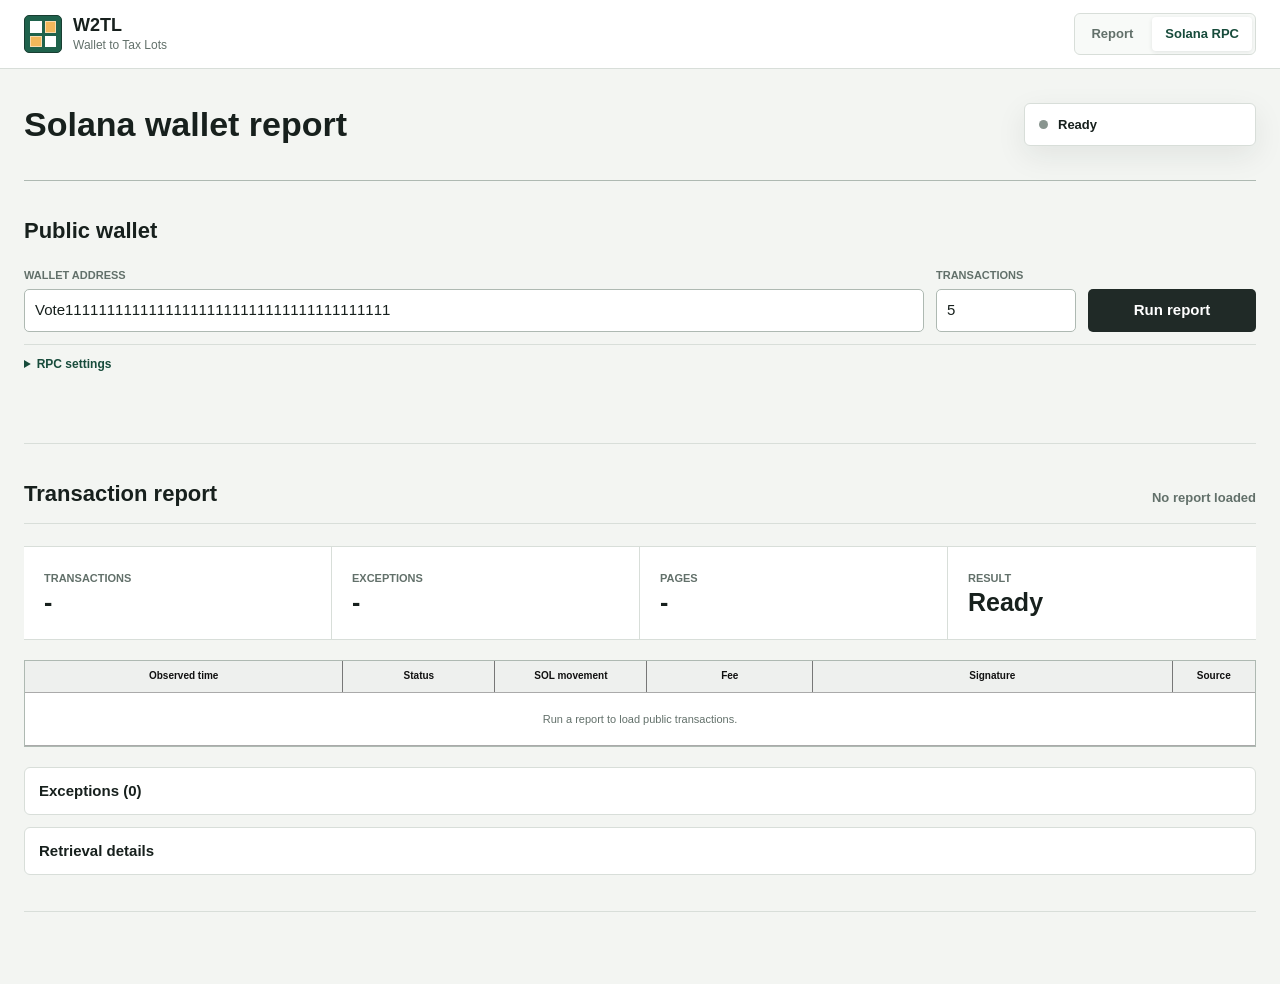
<file: frontend/solana.html>
<!doctype html>
<html lang="en">
  <head>
    <meta charset="utf-8">
    <meta name="viewport" content="width=device-width, initial-scale=1">
    <meta name="description" content="Public Solana wallet report">
    <title>W2TL | Solana Report</title>
    <link rel="icon" href="./favicon.svg" type="image/svg+xml">
    <link rel="stylesheet" href="./styles.css">
    <script src="./solana.js" defer></script>
  </head>
  <body>
    <a class="skip-link" href="#main-content">Skip to main content</a>

    <header class="topbar">
      <div class="topbar-inner">
        <a class="brand" href="./index.html" aria-label="W2TL home">
          <span class="brand-mark" aria-hidden="true">
            <span></span><span></span><span></span><span></span>
          </span>
          <span class="brand-copy">
            <strong>W2TL</strong>
            <span>Wallet to Tax Lots</span>
          </span>
        </a>
        <nav class="source-navigation" aria-label="Report sections">
          <a href="./index.html">Report</a>
          <a href="./solana.html" aria-current="page">Solana RPC</a>
        </nav>
      </div>
    </header>

    <main id="main-content">
      <section class="page-heading" aria-labelledby="page-title">
        <h1 id="page-title">Solana wallet report</h1>
        <div class="run-state" id="solana-state" data-tone="neutral">
          <span aria-hidden="true"></span>
          <strong>Ready</strong>
        </div>
      </section>

      <section class="rpc-section" aria-labelledby="rpc-title">
        <div class="section-heading">
          <h2 id="rpc-title">Public wallet</h2>
        </div>
        <form class="rpc-form" id="solana-form">
          <label>
            <span>Wallet address</span>
            <input
              id="solana-wallet"
              name="walletAddress"
              type="text"
              autocomplete="off"
              spellcheck="false"
              value="Vote111111111111111111111111111111111111111"
              required
            >
          </label>
          <label>
            <span>Transactions</span>
            <input id="solana-page-limit" name="pageLimit" type="number" min="1" max="20" value="5" required>
          </label>
          <button class="button button-secondary" id="solana-load" type="submit">
            Run report
          </button>
          <details class="advanced-control">
            <summary>RPC settings</summary>
            <label>
              <span>Endpoint</span>
              <input
                id="solana-endpoint"
                name="endpoint"
                type="url"
                value="https://api.mainnet-beta.solana.com"
                required
              >
            </label>
          </details>
        </form>
        <p class="status-message" id="solana-status" role="status" aria-live="polite"></p>
      </section>

      <section class="processing-section solana-output" id="solana-output" aria-labelledby="result-title">
        <div class="section-heading section-heading-rule">
          <h2 id="result-title">Transaction report</h2>
          <p class="section-meta" id="solana-report-meta">No report loaded</p>
        </div>
        <div class="metrics" id="solana-metrics">
          <div class="metric"><span>Transactions</span><strong>-</strong></div>
          <div class="metric"><span>Exceptions</span><strong>-</strong></div>
          <div class="metric"><span>Pages</span><strong>-</strong></div>
          <div class="metric"><span>Result</span><strong>Ready</strong></div>
        </div>

        <div class="solana-report table-scroll">
          <table class="report-table observation-table">
            <thead>
              <tr>
                <th scope="col">Observed time</th>
                <th scope="col">Status</th>
                <th scope="col">SOL movement</th>
                <th scope="col">Fee</th>
                <th scope="col">Signature</th>
                <th scope="col">Source</th>
              </tr>
            </thead>
            <tbody id="solana-rows">
              <tr class="empty-row"><td colspan="6">Run a report to load public transactions.</td></tr>
            </tbody>
          </table>
        </div>

        <details class="folded-panel exception-worklist" id="solana-exceptions">
          <summary id="solana-exception-summary">Exceptions (0)</summary>
          <div class="exception-list" id="solana-issues">
            <p class="empty-message">No exceptions.</p>
          </div>
        </details>

        <details class="folded-panel" id="solana-provenance">
          <summary>Retrieval details</summary>
          <dl class="contract-facts" id="solana-provenance-facts"></dl>
        </details>
      </section>
    </main>
  </body>
</html>
</file>
<file: frontend/styles.css>
:root {
  color-scheme: light;
  --ink: #17201d;
  --muted: #62706a;
  --canvas: #f3f5f2;
  --surface: #ffffff;
  --line: #d8ded9;
  --line-strong: #aeb9b2;
  --green: #1f624c;
  --green-dark: #174b3b;
  --green-soft: #e4f0ea;
  --coral: #c94f32;
  --coral-soft: #f9e8e2;
  --amber: #9a6400;
  --amber-soft: #fff4d6;
  --charcoal: #202a27;
  --focus: #1769aa;
  --radius: 6px;
  --shadow: 0 10px 30px rgba(28, 42, 36, 0.08);
  font-family: Inter, ui-sans-serif, -apple-system, BlinkMacSystemFont, "Segoe UI", sans-serif;
  font-synthesis: none;
}

* {
  box-sizing: border-box;
}

html {
  min-width: 320px;
  background: var(--canvas);
  scroll-behavior: smooth;
}

body {
  min-width: 320px;
  margin: 0;
  color: var(--ink);
  background: var(--canvas);
  font-size: 15px;
  line-height: 1.5;
}

button,
a {
  font: inherit;
}

button:focus-visible,
a:focus-visible,
summary:focus-visible {
  outline: 3px solid color-mix(in srgb, var(--focus) 65%, transparent);
  outline-offset: 3px;
}

.skip-link {
  position: fixed;
  z-index: 50;
  top: 10px;
  left: 10px;
  padding: 8px 12px;
  color: #fff;
  background: var(--charcoal);
  transform: translateY(-160%);
}

.skip-link:focus {
  transform: translateY(0);
}

.topbar {
  position: sticky;
  z-index: 20;
  top: 0;
  border-bottom: 1px solid var(--line);
  background: rgba(255, 255, 255, 0.96);
}

.topbar-inner,
main,
.site-footer {
  width: min(1320px, calc(100% - 48px));
  margin-inline: auto;
}

.topbar-inner {
  min-height: 68px;
  display: flex;
  align-items: center;
  justify-content: space-between;
  gap: 24px;
}

.brand {
  display: inline-flex;
  align-items: center;
  gap: 11px;
  color: inherit;
  text-decoration: none;
}

.brand-mark {
  width: 38px;
  height: 38px;
  display: grid;
  grid-template-columns: repeat(2, 1fr);
  gap: 3px;
  padding: 5px;
  border: 1px solid #183d31;
  border-radius: 5px;
  background: var(--green);
}

.brand-mark span {
  display: block;
  border: 1px solid rgba(255, 255, 255, 0.5);
  background: #fff;
}

.brand-mark span:nth-child(2),
.brand-mark span:nth-child(3) {
  background: #f1b85b;
}

.brand-copy {
  display: grid;
  line-height: 1.1;
}

.brand-copy strong {
  font-size: 18px;
}

.brand-copy span {
  margin-top: 4px;
  color: var(--muted);
  font-size: 12px;
}

.environment {
  min-height: 30px;
  display: inline-flex;
  align-items: center;
  gap: 8px;
  padding: 4px 10px;
  border: 1px solid var(--line);
  border-radius: 999px;
  color: var(--muted);
  background: #fafbfa;
  font-size: 12px;
  font-weight: 650;
}

.environment-dot {
  width: 7px;
  height: 7px;
  border-radius: 50%;
  background: #2d9a6b;
  box-shadow: 0 0 0 3px #dff2e8;
}

.source-navigation {
  display: flex;
  align-items: center;
  gap: 6px;
  padding: 3px;
  border: 1px solid var(--line);
  border-radius: var(--radius);
  background: #f8faf8;
}

.source-navigation a {
  min-height: 34px;
  display: inline-flex;
  align-items: center;
  padding: 5px 13px;
  border-radius: 4px;
  color: var(--muted);
  font-size: 13px;
  font-weight: 750;
  text-decoration: none;
  white-space: nowrap;
}

.source-navigation a:hover,
.source-navigation a[aria-current="page"] {
  color: var(--green-dark);
  background: #fff;
  box-shadow: 0 1px 4px rgba(28, 42, 36, 0.1);
}

main {
  padding-bottom: 72px;
}

.page-heading {
  min-height: 112px;
  display: flex;
  align-items: center;
  justify-content: space-between;
  gap: 32px;
  border-bottom: 1px solid var(--line-strong);
}

.eyebrow {
  margin: 0 0 7px;
  color: var(--coral);
  font-size: 11px;
  font-weight: 800;
  letter-spacing: 0;
  text-transform: uppercase;
}

h1,
h2,
h3,
p {
  margin-top: 0;
}

h1 {
  margin-bottom: 0;
  font-size: 34px;
  line-height: 1.1;
  letter-spacing: 0;
}

h2 {
  margin-bottom: 0;
  font-size: 22px;
  line-height: 1.25;
  letter-spacing: 0;
}

.run-state {
  min-width: 232px;
  display: inline-flex;
  align-items: center;
  gap: 10px;
  padding: 11px 14px;
  border: 1px solid var(--line);
  border-radius: var(--radius);
  background: var(--surface);
  box-shadow: var(--shadow);
}

.run-state span {
  width: 9px;
  height: 9px;
  flex: 0 0 auto;
  border-radius: 50%;
  background: #89958f;
}

.run-state strong {
  font-size: 13px;
}

.run-state[data-tone="busy"] span {
  background: var(--amber);
  animation: pulse 1.1s ease-in-out infinite;
}

.run-state[data-tone="success"] span {
  background: #21865e;
}

.run-state[data-tone="error"] span {
  background: var(--coral);
}

@keyframes pulse {
  50% { opacity: 0.35; }
}

.report-builder,
.rpc-section,
.wallet-section,
.processing-section,
.report-shell {
  padding-block: 36px;
  border-bottom: 1px solid var(--line);
}

.section-heading {
  display: flex;
  align-items: end;
  justify-content: space-between;
  gap: 24px;
  margin-bottom: 22px;
}

.section-heading-rule {
  padding-bottom: 16px;
  border-bottom: 1px solid var(--line);
}

.section-meta {
  margin: 0;
  color: var(--muted);
  font-size: 13px;
  font-weight: 650;
}

.report-builder-form {
  display: grid;
  grid-template-columns: minmax(150px, 210px) auto;
  align-items: end;
  justify-content: start;
  gap: 12px;
}

.report-builder-form label {
  display: grid;
  gap: 6px;
}

.report-builder-form label span {
  color: var(--muted);
  font-size: 11px;
  font-weight: 750;
  text-transform: uppercase;
}

.report-builder-form input {
  width: 100%;
  min-height: 42px;
  padding: 9px 10px;
  border: 1px solid var(--line-strong);
  border-radius: 5px;
  color: var(--ink);
  background: #fff;
  font: inherit;
}

.workflow-steps {
  display: grid;
  grid-template-columns: repeat(3, minmax(0, 1fr));
  gap: 1px;
  margin: 0;
  padding: 0;
  overflow: hidden;
  border: 1px solid var(--line);
  border-radius: var(--radius);
  background: var(--line);
  list-style: none;
}

.workflow-step {
  min-width: 0;
  min-height: 154px;
  display: flex;
  flex-direction: column;
  justify-content: space-between;
  gap: 24px;
  padding: 20px;
  background: #f9faf9;
  transition: background 160ms ease, box-shadow 160ms ease;
}

.demo-controls {
  display: grid;
  grid-template-columns: minmax(0, 1fr) 112px;
  gap: 10px;
}

.demo-controls label {
  min-width: 0;
  display: grid;
  gap: 5px;
}

.demo-controls span {
  color: var(--muted);
  font-size: 10px;
  font-weight: 800;
  text-transform: uppercase;
}

.demo-controls select,
.demo-controls input {
  width: 100%;
  min-height: 38px;
  padding: 8px 9px;
  border: 1px solid var(--line-strong);
  border-radius: 5px;
  background: #fff;
  color: var(--ink);
  font: inherit;
}

.workflow-step.is-current {
  position: relative;
  z-index: 1;
  background: var(--surface);
  box-shadow: inset 0 3px 0 var(--coral);
}

.workflow-step.is-complete {
  background: #f1f7f4;
}

.step-title {
  display: flex;
  align-items: flex-start;
  gap: 12px;
}

.step-number {
  width: 28px;
  height: 28px;
  flex: 0 0 28px;
  display: grid;
  place-items: center;
  border: 1px solid var(--line-strong);
  border-radius: 50%;
  color: var(--muted);
  background: #fff;
  font-size: 12px;
  font-weight: 800;
}

.is-current .step-number {
  border-color: var(--coral);
  color: #fff;
  background: var(--coral);
}

.is-complete .step-number {
  border-color: var(--green);
  color: #fff;
  background: var(--green);
}

.step-title div {
  min-width: 0;
  display: grid;
}

.step-title strong {
  font-size: 14px;
}

.step-title div span {
  margin-top: 3px;
  overflow-wrap: anywhere;
  color: var(--muted);
  font-size: 12px;
}

.button {
  width: fit-content;
  min-width: 168px;
  min-height: 42px;
  padding: 9px 15px;
  border: 1px solid transparent;
  border-radius: 5px;
  font-weight: 750;
  cursor: pointer;
  transition: background 140ms ease, border-color 140ms ease, transform 140ms ease;
}

.button:hover:not(:disabled) {
  transform: translateY(-1px);
}

.button:disabled {
  color: #9aa39f;
  border-color: var(--line);
  background: #ecefed;
  cursor: not-allowed;
}

.button-primary {
  color: #fff;
  background: var(--green);
}

.button-primary:hover:not(:disabled) {
  background: var(--green-dark);
}

.button-secondary {
  color: #fff;
  background: var(--charcoal);
}

.button-secondary:hover:not(:disabled) {
  background: #35433f;
}

.button-quiet {
  min-width: 100px;
  color: var(--ink);
  border-color: var(--line-strong);
  background: transparent;
}

.status-message {
  min-height: 22px;
  margin: 12px 0 0;
  color: var(--muted);
  font-size: 13px;
}

.status-message.is-error {
  color: #a73925;
  font-weight: 650;
}

.rpc-form {
  display: grid;
  grid-template-columns: minmax(280px, 1fr) 140px auto;
  gap: 12px;
  align-items: end;
}

.rpc-form label,
.exception-toolbar label {
  min-width: 0;
  display: grid;
  gap: 6px;
}

.rpc-form label span,
.exception-toolbar label span {
  color: var(--muted);
  font-size: 11px;
  font-weight: 750;
  text-transform: uppercase;
}

.rpc-form input,
.exception-toolbar select {
  width: 100%;
  min-height: 42px;
  padding: 9px 10px;
  border: 1px solid var(--line-strong);
  border-radius: 5px;
  color: var(--ink);
  background: #fff;
  font: inherit;
}

.advanced-control {
  grid-column: 1 / -1;
  border-top: 1px solid var(--line);
  padding-top: 10px;
}

.advanced-control summary {
  width: fit-content;
  color: var(--green-dark);
  font-size: 12px;
  font-weight: 800;
  cursor: pointer;
}

.advanced-control label {
  max-width: 620px;
  margin-top: 12px;
}

.rpc-output {
  display: grid;
  gap: 16px;
  margin-top: 18px;
}

.observation-table th:first-child,
.observation-table td:first-child {
  width: 15%;
}

.observation-table th:nth-child(2),
.observation-table td:nth-child(2) {
  width: 9%;
}

.observation-table th:nth-child(3),
.observation-table td:nth-child(3),
.observation-table th:nth-child(4),
.observation-table td:nth-child(4) {
  width: 12%;
}

.observation-table th:nth-child(5),
.observation-table td:nth-child(5) {
  width: 26%;
}

.solana-report {
  margin-top: 20px;
  border: 1px solid var(--line-strong);
  background: #fff;
}

.solana-output .exception-worklist {
  margin-top: 20px;
}

.contract-facts {
  display: grid;
  grid-template-columns: repeat(3, minmax(0, 1fr));
  margin: 0;
}

.contract-facts div {
  min-width: 0;
  padding: 12px;
  border-right: 1px solid var(--line);
  border-bottom: 1px solid var(--line);
}

.contract-facts div:nth-child(3n) {
  border-right: 0;
}

.contract-facts dt {
  color: var(--muted);
  font-size: 10px;
  font-weight: 800;
  text-transform: uppercase;
}

.contract-facts dd {
  margin: 3px 0 0;
  overflow-wrap: anywhere;
  font-size: 12px;
  font-weight: 700;
}

.exception-worklist {
  margin-top: 20px;
  display: grid;
  gap: 14px;
}

.exception-toolbar {
  display: flex;
  align-items: end;
  justify-content: space-between;
  gap: 16px;
}

.exception-toolbar h3 {
  margin: 0;
  font-size: 17px;
}

.exception-list {
  display: grid;
  gap: 10px;
}

.exception-card {
  min-width: 0;
  padding: 14px;
  border: 1px solid var(--line);
  border-left: 4px solid var(--amber);
  border-radius: var(--radius);
  background: #fff;
}

.exception-card-header {
  display: flex;
  align-items: flex-start;
  justify-content: space-between;
  gap: 12px;
}

.exception-card-header div {
  min-width: 0;
  display: grid;
  gap: 3px;
}

.exception-severity {
  flex: 0 0 auto;
  padding: 3px 8px;
  border: 1px solid #e1b24a;
  border-radius: 999px;
  color: #6b4b00;
  background: var(--amber-soft);
  font-size: 10px;
  font-weight: 850;
  text-transform: uppercase;
}

.exception-reason,
.exception-request {
  margin: 9px 0 0;
  color: #34413c;
  font-size: 13px;
}

.exception-request {
  color: #654c19;
  font-weight: 650;
}

.exception-facts {
  display: grid;
  grid-template-columns: repeat(3, minmax(0, 1fr));
  gap: 8px 14px;
  margin: 12px 0 0;
}

.exception-facts dt {
  color: var(--muted);
  font-size: 10px;
  font-weight: 800;
  text-transform: uppercase;
}

.exception-facts dd {
  margin: 0;
  overflow-wrap: anywhere;
  font-size: 12px;
  font-weight: 700;
}

.identifier {
  overflow-wrap: anywhere;
  font-family: ui-monospace, SFMono-Regular, Menlo, monospace;
  font-size: 10px;
}

.folded-panel {
  border: 1px solid var(--line);
  border-radius: var(--radius);
  background: #fff;
}

.folded-panel + .folded-panel {
  margin-top: 12px;
}

.folded-panel summary {
  min-height: 46px;
  display: flex;
  align-items: center;
  padding: 10px 14px;
  color: var(--ink);
  font-weight: 800;
  cursor: pointer;
}

.folded-panel[open] summary {
  border-bottom: 1px solid var(--line);
}

.folded-panel > :not(summary) {
  margin: 14px;
}

.empty-message {
  margin: 0;
  padding: 4px 0;
  color: var(--muted);
  font-size: 13px;
}

.wallet-grid {
  display: grid;
  grid-template-columns: repeat(2, minmax(0, 1fr));
  gap: 16px;
}

.wallet-card {
  min-width: 0;
  padding: 20px;
  border: 1px solid var(--line);
  border-radius: var(--radius);
  background: var(--surface);
  box-shadow: 0 5px 18px rgba(28, 42, 36, 0.05);
}

.wallet-card-header {
  display: flex;
  align-items: center;
  gap: 12px;
  padding-bottom: 16px;
  border-bottom: 1px solid var(--line);
}

.wallet-visual {
  width: 44px;
  height: 44px;
  flex: 0 0 44px;
  display: grid;
  place-items: center;
  border: 1px solid #c8d8d0;
  border-radius: 5px;
  color: var(--green-dark);
  background: var(--green-soft);
  font-size: 15px;
  font-weight: 850;
}

.wallet-card-header div:last-child {
  min-width: 0;
}

.wallet-card h3 {
  margin: 0 0 2px;
  font-size: 16px;
  letter-spacing: 0;
}

.wallet-id {
  display: block;
  overflow: hidden;
  color: var(--muted);
  font-family: ui-monospace, SFMono-Regular, Menlo, monospace;
  font-size: 11px;
  text-overflow: ellipsis;
  white-space: nowrap;
}

.wallet-facts {
  display: grid;
  grid-template-columns: repeat(3, minmax(0, 1fr));
  gap: 14px;
  margin: 17px 0 0;
}

.wallet-facts div {
  min-width: 0;
}

.wallet-facts dt,
.metric span,
.form-footer span,
.taxpayer-row span {
  margin-bottom: 3px;
  color: var(--muted);
  font-size: 11px;
  font-weight: 650;
  text-transform: uppercase;
}

.wallet-facts dd {
  margin: 0;
  overflow-wrap: anywhere;
  font-size: 13px;
  font-weight: 750;
}

.activity-list {
  display: flex;
  flex-wrap: wrap;
  gap: 6px;
  margin-top: 16px;
}

.activity-tag {
  min-height: 27px;
  display: inline-flex;
  align-items: center;
  padding: 3px 8px;
  border: 1px solid #dce2de;
  border-radius: 999px;
  color: #3f4d47;
  background: #f7f8f7;
  font-size: 11px;
  font-weight: 700;
}

.metrics {
  display: grid;
  grid-template-columns: repeat(4, minmax(0, 1fr));
  border-block: 1px solid var(--line);
  background: var(--surface);
}

.metric {
  min-width: 0;
  min-height: 92px;
  display: flex;
  flex-direction: column;
  justify-content: center;
  padding: 16px 20px;
  border-right: 1px solid var(--line);
}

.metric:last-child {
  border-right: 0;
}

.metric strong {
  overflow-wrap: anywhere;
  font-size: 25px;
  line-height: 1.1;
}

.metric[data-tone="warning"] strong {
  color: var(--coral);
}

.review-notice {
  display: flex;
  align-items: flex-start;
  gap: 13px;
  margin-top: 18px;
  padding: 15px 17px;
  border: 1px solid #e7cf8f;
  border-left: 4px solid var(--amber);
  border-radius: var(--radius);
  background: var(--amber-soft);
}

.notice-mark {
  width: 24px;
  height: 24px;
  flex: 0 0 24px;
  display: grid;
  place-items: center;
  border-radius: 50%;
  color: #fff;
  background: var(--amber);
  font-weight: 850;
}

.review-notice p {
  margin: 3px 0 0;
  color: #654c19;
  font-size: 13px;
}

.report-shell {
  border-bottom: 0;
  scroll-margin-top: 82px;
}

.report-toolbar {
  display: flex;
  align-items: center;
  justify-content: space-between;
  gap: 24px;
  margin-bottom: 18px;
}

.report-actions {
  display: flex;
  align-items: center;
  justify-content: flex-end;
  flex-wrap: wrap;
  gap: 8px;
}

.document-badge {
  min-height: 29px;
  display: inline-flex;
  align-items: center;
  padding: 4px 9px;
  border: 1px solid #bcd4c8;
  border-radius: 999px;
  color: var(--green-dark);
  background: var(--green-soft);
  font-size: 11px;
  font-weight: 800;
  text-transform: uppercase;
}

.document-badge-warning {
  border-color: #e4b7ab;
  color: #903722;
  background: var(--coral-soft);
}

.tax-form {
  overflow: hidden;
  border: 1px solid #252525;
  border-radius: 2px;
  background: #fff;
  box-shadow: var(--shadow);
}

.form-header {
  display: grid;
  grid-template-columns: 160px minmax(0, 1fr) 130px;
  align-items: stretch;
  border-bottom: 3px solid #111;
}

.form-number,
.form-title,
.form-year {
  padding: 14px 16px;
}

.form-number {
  display: flex;
  align-items: baseline;
  gap: 7px;
  border-right: 1px solid #111;
}

.form-number span {
  font-weight: 700;
}

.form-number strong {
  font-family: Georgia, "Times New Roman", serif;
  font-size: 34px;
  line-height: 1;
}

.form-title {
  text-align: center;
}

.form-title h3 {
  margin: 0;
  font-family: Georgia, "Times New Roman", serif;
  font-size: 20px;
  line-height: 1.2;
  letter-spacing: 0;
}

.form-title p {
  margin: 4px 0 0;
  font-size: 10px;
}

.form-year {
  display: grid;
  align-content: center;
  justify-items: center;
  border-left: 1px solid #111;
}

.form-year span {
  font-size: 10px;
  font-weight: 700;
  text-transform: uppercase;
}

.form-year strong {
  font-family: Georgia, "Times New Roman", serif;
  font-size: 24px;
}

.taxpayer-row {
  display: grid;
  grid-template-columns: 2fr 1fr;
  border-bottom: 1px solid #111;
}

.taxpayer-row div {
  min-width: 0;
  display: grid;
  padding: 9px 12px;
}

.taxpayer-row div + div {
  border-left: 1px solid #111;
}

.taxpayer-row strong {
  overflow-wrap: anywhere;
  font-size: 13px;
}

.form-part-heading {
  display: flex;
  align-items: stretch;
  border-bottom: 1px solid #111;
}

.form-part-heading strong {
  display: grid;
  place-items: center;
  padding: 9px 13px;
  color: #fff;
  background: #111;
  font-family: Georgia, "Times New Roman", serif;
}

.form-part-heading span {
  padding: 9px 12px;
  font-size: 12px;
  font-weight: 700;
}

.table-scroll {
  width: 100%;
  overflow-x: auto;
}

.report-table {
  width: 100%;
  border-collapse: collapse;
  table-layout: fixed;
  font-size: 11px;
}

.report-table th,
.report-table td {
  min-width: 0;
  padding: 9px 8px;
  border-right: 1px solid #777;
  border-bottom: 1px solid #aaa;
  overflow-wrap: anywhere;
  text-align: left;
  vertical-align: top;
}

.report-table th:last-child,
.report-table td:last-child {
  border-right: 0;
}

.report-table th {
  color: #111;
  background: #eef0ee;
  font-size: 10px;
  line-height: 1.25;
  text-align: center;
}

.report-table th:first-child,
.report-table td:first-child {
  width: 23%;
}

.report-table th:nth-child(2),
.report-table td:nth-child(2),
.report-table th:nth-child(3),
.report-table td:nth-child(3) {
  width: 11%;
}

.report-table th:nth-child(6),
.report-table td:nth-child(6) {
  width: 6%;
}

.money {
  font-variant-numeric: tabular-nums;
  text-align: right !important;
}

.lineage {
  margin-top: 6px;
  color: var(--muted);
  font-family: ui-monospace, SFMono-Regular, Menlo, monospace;
  font-size: 9px;
}

.lineage summary {
  width: fit-content;
  color: var(--green-dark);
  font-family: Inter, ui-sans-serif, sans-serif;
  font-weight: 800;
  cursor: pointer;
}

.lineage dl {
  margin: 5px 0 0;
}

.lineage dt {
  color: #6d7772;
}

.lineage dd {
  margin: 0 0 3px;
}

.report-total td {
  border-top: 2px solid #111;
  border-bottom: 1px solid #111;
  font-weight: 850;
}

.empty-row td {
  padding: 18px;
  color: var(--muted);
  text-align: center;
}

.empty-term {
  min-height: 40px;
  display: flex;
  align-items: center;
  padding: 9px 12px;
  border-bottom: 1px solid #111;
  color: var(--muted);
  background: #fafafa;
  font-size: 11px;
  font-weight: 650;
}

.form-footer {
  display: grid;
  grid-template-columns: repeat(3, minmax(0, 1fr));
  background: #f4f5f4;
}

.form-footer div {
  min-width: 0;
  display: grid;
  padding: 10px 12px;
  border-right: 1px solid #bbb;
}

.form-footer div:last-child {
  border-right: 0;
}

.form-footer strong {
  overflow-wrap: anywhere;
  font-family: ui-monospace, SFMono-Regular, Menlo, monospace;
  font-size: 10px;
}

.income-report {
  border-bottom: 1px solid #111;
}

.income-table th:first-child,
.income-table td:first-child {
  width: 24%;
}

.income-table th:nth-child(6),
.income-table td:nth-child(6) {
  width: 22%;
}

.site-footer {
  min-height: 62px;
  display: flex;
  align-items: center;
  justify-content: space-between;
  gap: 24px;
  border-top: 1px solid var(--line);
  color: var(--muted);
  font-size: 11px;
  font-weight: 650;
}

.site-footer p {
  margin: 0;
}

[hidden] {
  display: none !important;
}

@media (max-width: 900px) {
  .workflow-steps {
    grid-template-columns: 1fr;
  }

  .workflow-step {
    min-height: 112px;
  }

  .metrics {
    grid-template-columns: repeat(2, minmax(0, 1fr));
  }

  .metric:nth-child(2) {
    border-right: 0;
  }

  .metric:nth-child(-n + 2) {
    border-bottom: 1px solid var(--line);
  }

  .form-header {
    grid-template-columns: 125px minmax(0, 1fr) 90px;
  }

  .form-number {
    display: grid;
    gap: 0;
  }
}

@media (max-width: 720px) {
  .topbar-inner,
  main,
  .site-footer {
    width: min(100% - 28px, 1320px);
  }

  .topbar-inner {
    min-height: 62px;
    flex-wrap: wrap;
    padding-block: 8px;
  }

  .brand-copy span {
    display: none;
  }

  .environment {
    max-width: 150px;
    overflow: hidden;
    text-overflow: ellipsis;
    white-space: nowrap;
  }

  .page-heading {
    min-height: 158px;
    align-items: flex-start;
    flex-direction: column;
    justify-content: center;
    gap: 18px;
  }

  h1 {
    font-size: 29px;
  }

  .run-state {
    width: 100%;
    min-width: 0;
  }

  .report-builder,
  .rpc-section,
  .wallet-section,
  .processing-section,
  .report-shell {
    padding-block: 28px;
  }

  .section-heading,
  .report-toolbar {
    align-items: flex-start;
    flex-direction: column;
    gap: 10px;
  }

  .report-builder-form {
    grid-template-columns: 1fr;
  }

  .button {
    width: 100%;
  }

  .source-navigation {
    width: 100%;
    justify-content: space-between;
    order: 3;
  }

  .source-navigation a {
    flex: 1;
    justify-content: center;
  }

  .rpc-form {
    grid-template-columns: 1fr;
  }

  .advanced-control {
    grid-column: auto;
  }

  .exception-toolbar,
  .exception-card-header {
    align-items: stretch;
    flex-direction: column;
  }

  .exception-facts {
    grid-template-columns: 1fr;
  }

  .wallet-grid,
  .metrics {
    grid-template-columns: 1fr;
  }

  .contract-facts {
    grid-template-columns: 1fr;
  }

  .contract-facts div,
  .contract-facts div:nth-child(3n) {
    border-right: 0;
  }

  .metric,
  .metric:nth-child(2) {
    min-height: 76px;
    border-right: 0;
    border-bottom: 1px solid var(--line);
  }

  .metric:last-child {
    border-bottom: 0;
  }

  .report-actions {
    width: 100%;
    justify-content: flex-start;
  }

  .report-actions .button {
    width: 100%;
    margin-top: 4px;
  }

  .form-header {
    grid-template-columns: minmax(0, 1fr) 112px;
  }

  .form-number {
    display: flex;
    border-right: 1px solid #111;
  }

  .form-title {
    grid-column: 1 / -1;
    grid-row: 2;
    border-top: 1px solid #111;
  }

  .form-year {
    grid-column: 2;
    grid-row: 1;
    padding-inline: 10px;
  }

  .form-year strong {
    max-width: 100%;
    font-size: 19px;
    overflow-wrap: anywhere;
  }

  .taxpayer-row,
  .form-footer {
    grid-template-columns: 1fr;
  }

  .taxpayer-row div + div,
  .form-footer div {
    border-top: 1px solid #aaa;
    border-left: 0;
    border-right: 0;
  }

  .form-part-heading {
    align-items: stretch;
  }

  .report-table,
  .report-table tbody,
  .report-table tfoot,
  .report-table tr,
  .report-table td {
    display: block;
    width: 100% !important;
  }

  .report-table thead {
    position: absolute;
    width: 1px;
    height: 1px;
    overflow: hidden;
    clip: rect(0 0 0 0);
    white-space: nowrap;
    clip-path: inset(50%);
  }

  .report-table tr {
    border-bottom: 2px solid #111;
  }

  .report-table td {
    min-height: 42px;
    display: grid;
    grid-template-columns: minmax(104px, 38%) minmax(0, 1fr);
    gap: 10px;
    padding: 9px 11px;
    border-right: 0;
    text-align: left !important;
  }

  .report-table td::before {
    content: attr(data-label);
    color: #606965;
    font-size: 10px;
    font-weight: 800;
  }

  .report-total td:first-child {
    min-height: 38px;
    background: #edf0ee;
  }

  .wallet-facts {
    grid-template-columns: repeat(2, minmax(0, 1fr));
  }
}

@media (prefers-reduced-motion: reduce) {
  *,
  *::before,
  *::after {
    scroll-behavior: auto !important;
    animation-duration: 0.01ms !important;
    animation-iteration-count: 1 !important;
    transition-duration: 0.01ms !important;
  }
}
</file>
